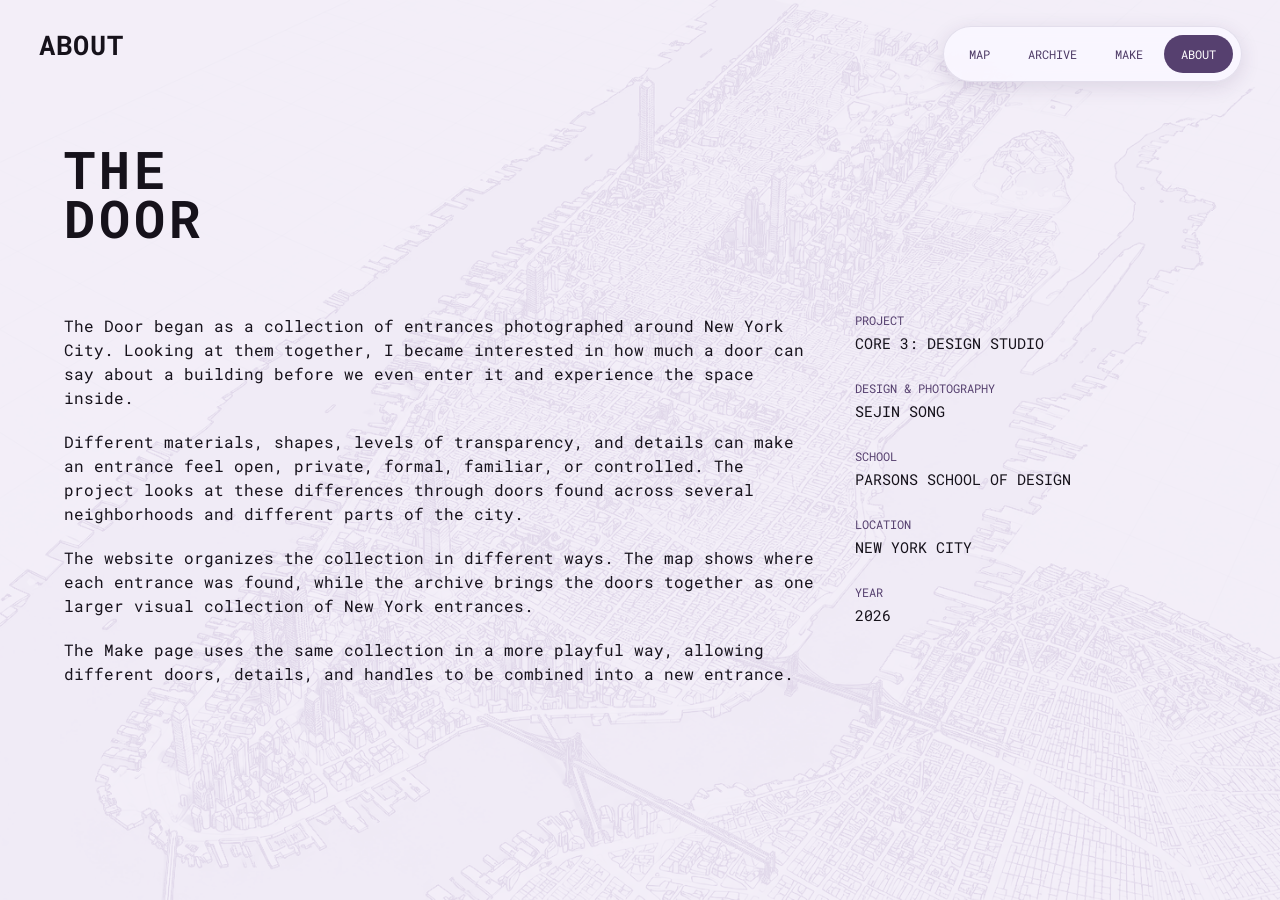
<file: about/index.html>
<!DOCTYPE html>
<html lang="en">

<head>
  <meta charset="UTF-8">
  <meta name="viewport" content="width=device-width, initial-scale=1.0">

  <title>About — The Door</title>

  <link rel="preconnect" href="https://fonts.googleapis.com">
  <link rel="preconnect" href="https://fonts.gstatic.com" crossorigin>
  <link href="https://fonts.googleapis.com/css2?family=Roboto+Mono:wght@400;700&display=swap" rel="stylesheet">

  <link rel="stylesheet" href="style.css">
</head>

<body>

  <img
    class="background-map"
    src="../areas/image/webmap.png"
    alt=""
  >

  <header class="header">

    <h1>ABOUT</h1>

<nav class="nav">

  <a href="../landing/index.html">MAP</a>

  <a href="../archive/index.html">ARCHIVE</a>

  <a href="../make/index.html">MAKE</a>

  <a href="../about/index.html" class="active">ABOUT</a>

</nav>

  </header>

  <main class="about">

    <section class="about-grid">

      <div class="about-heading">
        <h2>
          THE<br>
          DOOR
        </h2>
      </div>

      <div class="about-copy">

        <p>
          The Door began as a collection of entrances photographed around
          New York City. Looking at them together, I became interested in
          how much a door can say about a building before we even enter it
          and experience the space inside.
        </p>

        <p>
          Different materials, shapes, levels of transparency, and details
          can make an entrance feel open, private, formal, familiar, or
          controlled. The project looks at these differences through doors
          found across several neighborhoods and different parts of the city.
        </p>

        <p>
          The website organizes the collection in different ways. The map
          shows where each entrance was found, while the archive brings the
          doors together as one larger visual collection of New York entrances.
        </p>

        <p>
          The Make page uses the same collection in a more playful way, allowing different doors, details, and handles to be combined into a new entrance.
        </p>

      </div>

      <div class="about-info">

        <div class="info-group">
          <span>PROJECT</span>
          <strong>CORE 3: DESIGN STUDIO</strong>
        </div>

        <div class="info-group">
          <span>DESIGN & PHOTOGRAPHY</span>
          <strong>SEJIN SONG</strong>
        </div>

        <div class="info-group">
          <span>SCHOOL</span>
          <strong>PARSONS SCHOOL OF DESIGN</strong>
        </div>

        <div class="info-group">
          <span>LOCATION</span>
          <strong>NEW YORK CITY</strong>
        </div>

        <div class="info-group">
          <span>YEAR</span>
          <strong>2026</strong>
        </div>

      </div>

    </section>

  </main>

</body>

</html>
</file>
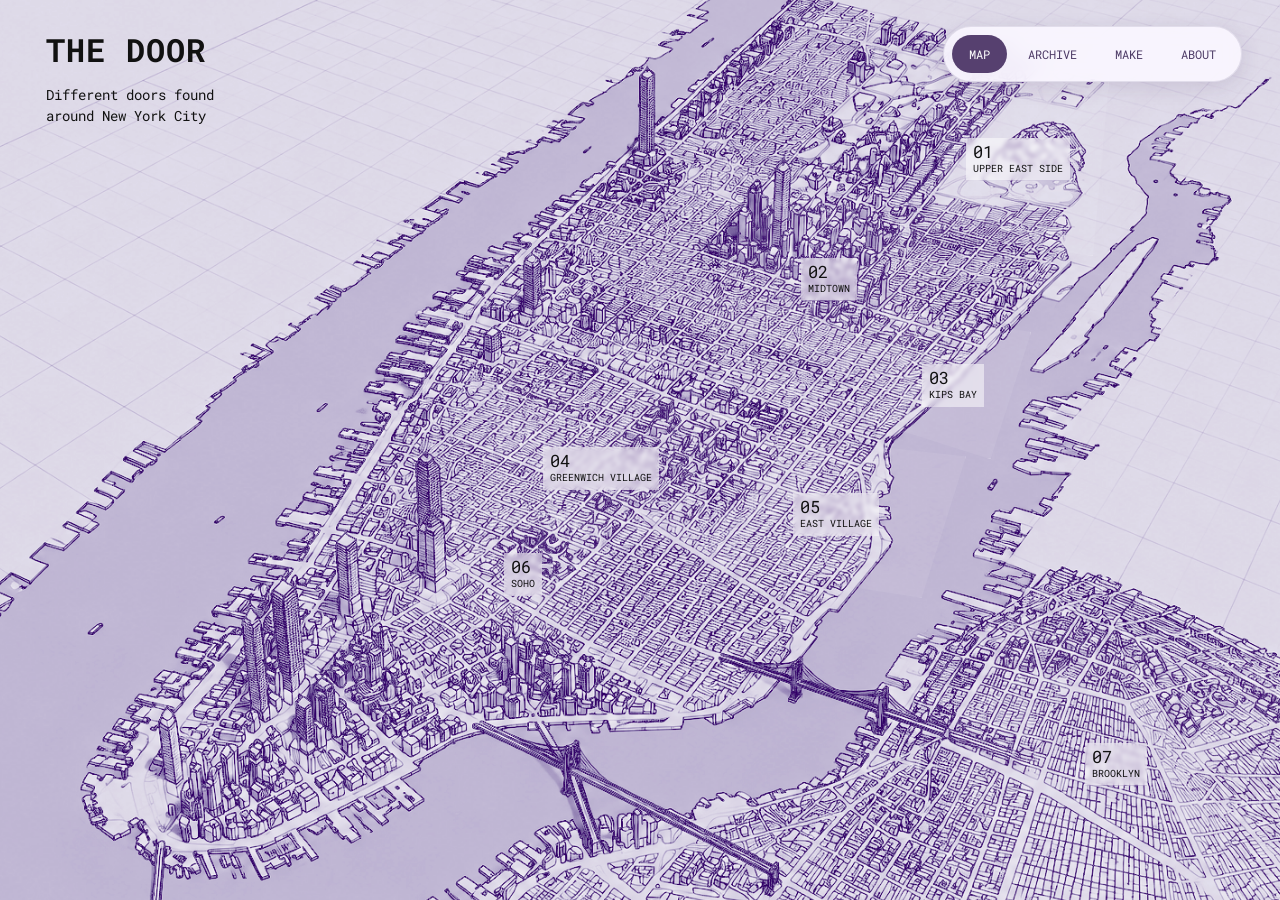
<file: landing/index.html>
<!DOCTYPE html>
<html lang="en">

<head>
  <meta charset="UTF-8">
  <meta name="viewport" content="width=device-width, initial-scale=1.0">

  <title>THE DOOR</title>

  <link rel="preconnect" href="https://fonts.googleapis.com">
  <link rel="preconnect" href="https://fonts.gstatic.com" crossorigin>

  <link
    href="https://fonts.googleapis.com/css2?family=Roboto+Mono:wght@400;700&display=swap"
    rel="stylesheet"
  >

  <link rel="stylesheet" href="style.css">
</head>

<body>

<main class="landing">

  <div class="zoom-layer" id="zoomLayer">

    <img
      class="map-image"
      src="image/webmap.png"
      alt="New York City door map"
      draggable="false"
    >

    <div class="map-areas">

      <a class="area area-1" href="../areas/index.html#area-01">
        <div class="label">
          <strong>01</strong>
          <span>UPPER EAST SIDE</span>
        </div>
      </a>

      <a class="area area-2" href="../areas/index.html#area-02">
        <div class="label">
          <strong>02</strong>
          <span>MIDTOWN</span>
        </div>
      </a>

      <a class="area area-3" href="../areas/index.html#area-03">
        <div class="label">
          <strong>03</strong>
          <span>KIPS BAY</span>
        </div>
      </a>

      <a class="area area-4" href="../areas/index.html#area-04">
        <div class="label">
          <strong>04</strong>
          <span>GREENWICH VILLAGE</span>
        </div>
      </a>

      <a class="area area-5" href="../areas/index.html#area-05">
        <div class="label">
          <strong>05</strong>
          <span>EAST VILLAGE</span>
        </div>
      </a>

      <a class="area area-6" href="../areas/index.html#area-06">
        <div class="label">
          <strong>06</strong>
          <span>SOHO</span>
        </div>
      </a>

      <a class="area area-7" href="../areas/index.html#area-07">
        <div class="label">
          <strong>07</strong>
          <span>BROOKLYN</span>
        </div>
      </a>

    </div>

  </div>


  <div class="intro">

    <h1>THE DOOR</h1>

    <p>
      Different doors found<br>
      around New York City
    </p>

  </div>


  <nav class="nav">

    <a
      href="../landing/index.html"
      class="active"
    >
      MAP
    </a>

    <a href="../archive/index.html">
      ARCHIVE
    </a>

    <a href="../make/index.html">
      MAKE
    </a>

    <a href="../about/index.html">
      ABOUT
    </a>

  </nav>

</main>

<script src="script.js"></script>

</body>
</html>
</file>
<file: about/style.css>
* {
  margin: 0;
  padding: 0;
  box-sizing: border-box;
}

html,
body {
  width: 100%;
  height: 100%;
}

body {
  overflow: hidden;
  background: #f5f1fa;
  color: #16121b;
  font-family: "Roboto Mono", monospace;
  font-weight: 400;
}

.background-map {
  position: fixed;
  inset: 0;

  width: 100%;
  height: 100%;

  object-fit: cover;
  opacity: 0.1;

  pointer-events: none;
  z-index: 0;
}

.header h1 {
  position: fixed;
  top: 31px;
  left: 39px;

  z-index: 5000;

  font-size: 27px;
  line-height: 1;
  font-weight: 700;
  letter-spacing: 1px;
}

.nav {
  position: fixed;
  top: 26px;
  right: 38px;

  z-index: 5000;

  display: flex;
  align-items: center;
  gap: 4px;

  padding: 8px;

  background: rgba(250, 247, 255, 0.92);
  border: 1px solid rgba(70, 50, 100, 0.12);
  border-radius: 40px;

  box-shadow: 0 5px 20px rgba(55, 35, 80, 0.12);

  backdrop-filter: blur(8px);
  -webkit-backdrop-filter: blur(8px);
}

.nav a {
  padding: 11px 17px;
  border-radius: 30px;

  font-size: 12px;
  font-weight: 400;

  color: #4e3b67;
  text-decoration: none;
}

.nav a:hover,
.nav a.active {
  background: #56406f;
  color: #fff;
}

.about {
  position: relative;

  width: 100%;
  height: 100vh;

  z-index: 10;
}

.about-grid {
  height: 100vh;

  display: grid;

  grid-template-columns:
    repeat(3, minmax(0, 1fr));

  grid-template-rows:
    auto 1fr;

  column-gap: 48px;

  padding: 145px 7% 70px;
}

.about-heading {
  grid-column: 1;
  grid-row: 1;
}

.about-heading h2 {
  margin: 0;

  font-size: 58px;
  line-height: 0.95;
  font-weight: 700;

  letter-spacing: 0.08em;
}

.about-copy {
  grid-column: 1 / 3;
  grid-row: 2;

  align-self: start;

  margin-top: 70px;

  font-size: 18px;
  line-height: 1.5;
  letter-spacing: 0;
}

.about-copy p {
  margin: 0 0 20px;
}

.about-copy p:last-child {
  margin-bottom: 0;
}

.about-info {
  grid-column: 3;
  grid-row: 2;

  align-self: start;

  margin-top: 70px;
  padding-left: 0;
}

.info-group {
  margin-bottom: 36px;
}

.info-group:last-child {
  margin-bottom: 0;
}

.info-group span {
  display: block;

  margin-bottom: 7px;

  font-size: 12px;
  line-height: 1;

  color: #56406f;
}

.info-group strong {
  display: block;

  max-width: 290px;

  font-size: 15px;
  line-height: 1.4;
  font-weight: 400;
}

@media (max-width: 1350px) {

  .about-grid {
    column-gap: 34px;

    padding-left: 5%;
    padding-right: 5%;
  }

  .about-heading h2 {
    font-size: 52px;
  }

  .about-copy {
    font-size: 16px;
  }

  .about-info {
    margin-top: 70px;
  }

  .info-group {
    margin-bottom: 28px;
  }
}
</file>
<file: landing/style.css>
* {
  margin: 0;
  padding: 0;
  box-sizing: border-box;
}

html,
body {
  width: 100%;
  height: 100%;
}

body {
  overflow: hidden;
  background: #dcd7e8;
  color: #111;

  font-family: "Roboto Mono", monospace;
  font-weight: 400;
}




.landing {
  position: relative;

  width: 100vw;
  height: 100vh;

  overflow: hidden;
}



.zoom-layer {
  position: absolute;

  top: -12px;
  left: -12px;

  width: calc(100% + 24px);
  height: calc(100% + 24px);

  transform-origin: 0 0;

  will-change: transform;

  cursor: grab;

  z-index: 1;
}

.zoom-layer.dragging {
  cursor: grabbing;
}



.map-image {
  position: absolute;
  inset: 0;

  width: 100%;
  height: 100%;

  object-fit: cover;
  object-position: center;

  z-index: 1;

  pointer-events: none;

  user-select: none;
  -webkit-user-drag: none;

  filter:
    contrast(1.02)
    saturate(1.015);
}




.intro {
  position: absolute;

  top: 34px;
  left: 46px;

  z-index: 100;
}

.intro h1 {
  font-family: "Roboto Mono", monospace;

  font-size: 32px;
  font-weight: 700;

  line-height: 1;

  letter-spacing: 1px;

  margin-bottom: 18px;
}

.intro p {
  font-family: "Roboto Mono", monospace;

  font-size: 14px;
  font-weight: 400;

  line-height: 1.5;
}



.nav {
  position: fixed;

  top: 26px;
  right: 38px;

  z-index: 300;

  display: flex;
  align-items: center;

  gap: 4px;

  padding: 8px;

  background: rgba(250, 247, 255, 0.92);

  border: 1px solid rgba(70, 50, 100, 0.12);
  border-radius: 40px;

  box-shadow: 0 5px 20px rgba(55, 35, 80, 0.12);

  backdrop-filter: blur(8px);
  -webkit-backdrop-filter: blur(8px);
}

.nav a {
  padding: 11px 17px;

  border-radius: 30px;

  font-family: "Roboto Mono", monospace;

  font-size: 12px;
  font-weight: 400;

  color: #4e3b67;

  text-decoration: none;
}

.nav a:hover,
.nav a.active {
  background: #56406f;
  color: #fff;
}




.map-areas {
  position: absolute;

  inset: 0;

  z-index: 20;

  pointer-events: none;
}




.area {
  position: absolute;

  display: flex;

  align-items: center;
  justify-content: center;

  pointer-events: auto;

  cursor: pointer;

  text-decoration: none;

  color: #111;

  background: rgba(255, 255, 255, 0.07);

  border: 1px solid rgba(255, 255, 255, 0.18);

  transform: scale(1);

  transform-origin: center;

  transition:
    background 0.25s ease,
    border-color 0.25s ease,
    transform 0.25s ease,
    box-shadow 0.25s ease,
    opacity 0.25s ease,
    filter 0.25s ease;
}

.area:hover,
.area.active {
  background: rgba(245, 241, 255, 0.38);

  border-color: rgba(255, 255, 255, 0.7);

  transform: scale(1.02);

  box-shadow: 0 5px 16px rgba(52, 31, 83, 0.11);

  z-index: 50;
}

.area.dimmed {
  opacity: 0.28;

  filter:
    brightness(0.82)
    saturate(0.82);
}



.label {
  display: flex;

  flex-direction: column;

  align-items: flex-start;

  pointer-events: none;

  padding: 5px 7px 6px;

  background: rgba(255, 255, 255, 0.52);

  backdrop-filter: blur(2px);
  -webkit-backdrop-filter: blur(2px);

  transition:
    background 0.25s ease,
    transform 0.25s ease;
}

.label strong {
  font-family: "Roboto Mono", monospace;

  font-size: 17px;
  font-weight: 400;

  line-height: 1;

  color: #111;
}

.label span {
  margin-top: 3px;

  font-family: "Roboto Mono", monospace;

  font-size: 10px;
  font-weight: 400;

  line-height: 1.15;

  white-space: nowrap;

  color: #111;
}

.area:hover .label,
.area.active .label {
  background: rgba(255, 255, 255, 0.76);

  transform: scale(1.025);
}

.area:hover .label strong,
.area:hover .label span,
.area.active .label strong,
.area.active .label span {
  color: #35164f;
}



.area-1 {
  top: 8%;
  left: 72%;

  width: 14%;
  height: 21%;

  clip-path: polygon(
    15% 0%,
    100% 7%,
    91% 100%,
    0% 88%
  );
}

.area-2 {
  top: 22%;
  left: 55%;

  width: 19%;
  height: 19%;

  clip-path: polygon(
    20% 0%,
    100% 15%,
    82% 100%,
    0% 76%
  );
}

.area-3 {
  top: 35%;
  left: 68%;

  width: 12%;
  height: 16%;

  clip-path: polygon(
    16% 0%,
    100% 14%,
    74% 100%,
    0% 75%
  );
}

.area-4 {
  top: 43%;
  left: 37%;

  width: 20%;
  height: 18%;

  clip-path: polygon(
    12% 0%,
    100% 10%,
    84% 100%,
    0% 76%
  );
}

.area-5 {
  top: 48%;
  left: 55%;

  width: 20%;
  height: 18%;

  clip-path: polygon(
    14% 0%,
    100% 15%,
    83% 100%,
    0% 80%
  );
}

.area-6 {
  top: 56%;
  left: 34%;

  width: 14%;
  height: 15%;

  clip-path: polygon(
    14% 0%,
    100% 10%,
    80% 100%,
    0% 79%
  );
}

.area-7 {
  top: 68%;
  left: 73%;

  width: 27%;
  height: 32%;

  clip-path: polygon(
    20% 0%,
    100% 14%,
    100% 100%,
    0% 100%,
    5% 35%
  );
}



@media (max-width: 900px) {

  .intro {
    top: 24px;
    left: 24px;
  }

  .intro h1 {
    font-size: 28px;
  }

  .intro p {
    font-size: 12px;
  }

  .label strong {
    font-size: 14px;
  }

  .label span {
    font-size: 8px;
  }

}



@media (prefers-reduced-motion: reduce) {

  .zoom-layer {
    transition: none !important;
  }

}
</file>
